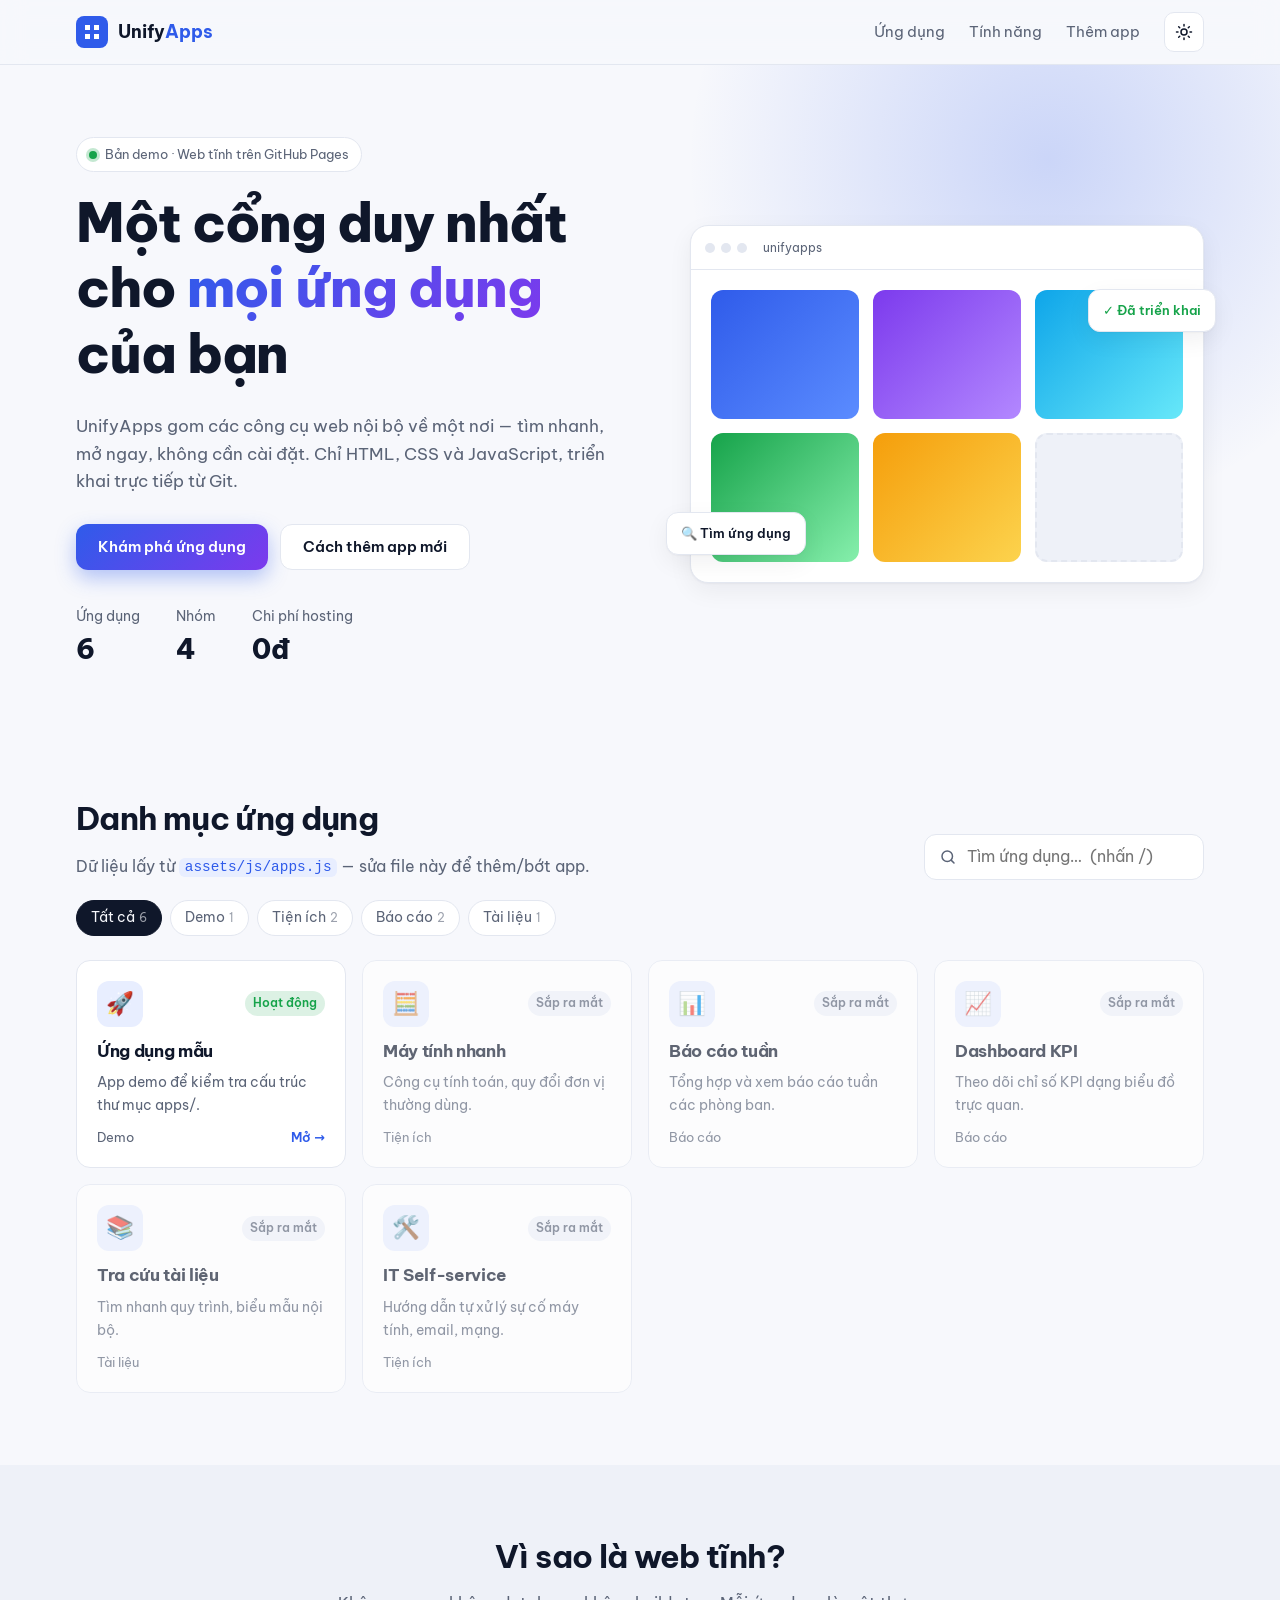
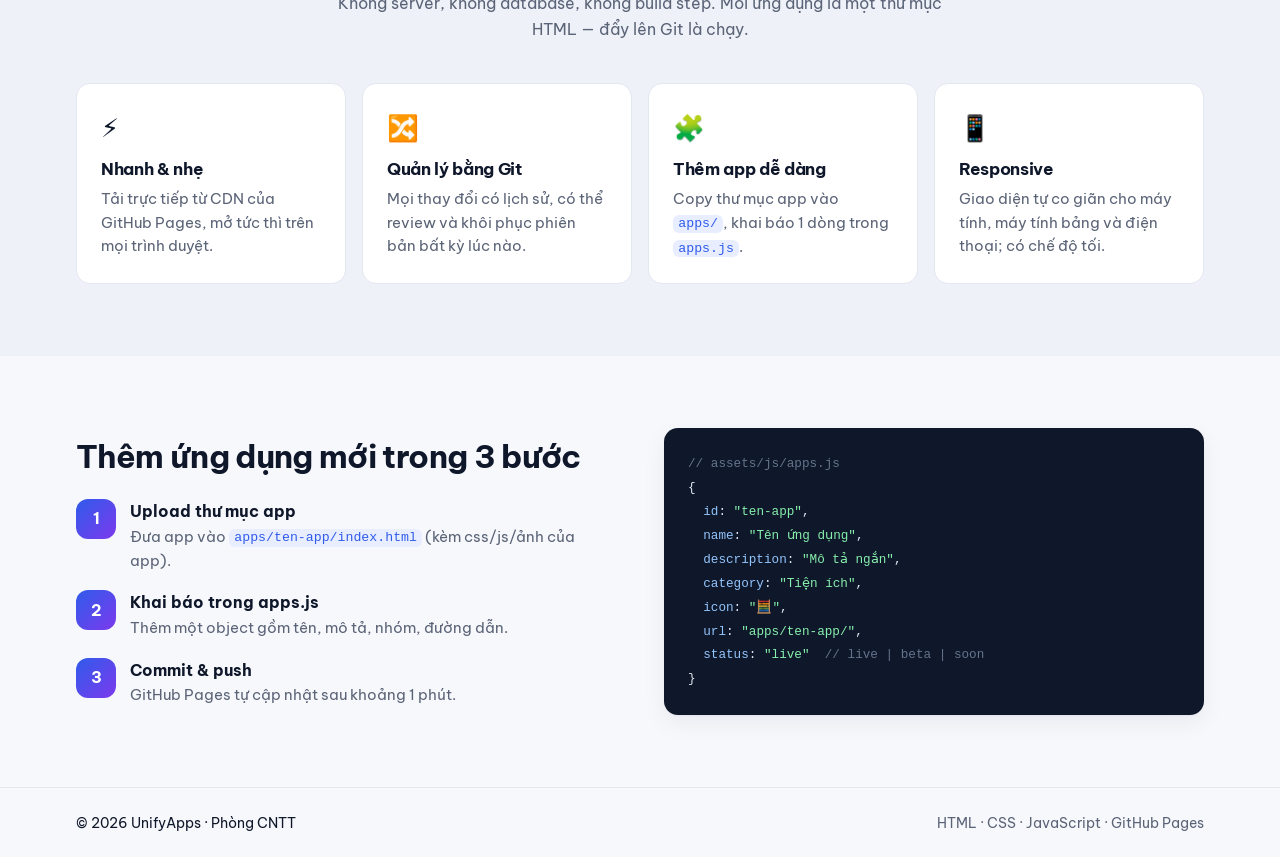
<file: index.html>
<!doctype html>
<html lang="vi">
<head>
  <meta charset="utf-8">
  <meta name="viewport" content="width=device-width, initial-scale=1">
  <title>UnifyApps — Một cổng, mọi ứng dụng</title>
  <meta name="description" content="UnifyApps: cổng tập hợp các ứng dụng web tĩnh nội bộ.">
  <link rel="icon" href="data:image/svg+xml,%3Csvg xmlns='http://www.w3.org/2000/svg' viewBox='0 0 32 32'%3E%3Crect width='32' height='32' rx='8' fill='%232f5bea'/%3E%3Cpath d='M9 9h5v5H9zM18 9h5v5h-5zM9 18h5v5H9zM18 18h5v5h-5z' fill='white'/%3E%3C/svg%3E">
  <link rel="preconnect" href="https://fonts.googleapis.com">
  <link rel="preconnect" href="https://fonts.gstatic.com" crossorigin>
  <link href="https://fonts.googleapis.com/css2?family=Be+Vietnam+Pro:wght@400;500;600;700;800&display=swap" rel="stylesheet">
  <link rel="stylesheet" href="assets/css/style.css">
  <script>
    // Áp dụng theme sớm để tránh nháy màn hình
    try { const t = localStorage.getItem('ua-theme'); if (t) document.documentElement.dataset.theme = t; } catch (e) {}
  </script>
</head>
<body>
  <header class="nav">
    <div class="container nav__inner">
      <a href="#top" class="brand" aria-label="UnifyApps">
        <span class="brand__logo" aria-hidden="true">
          <svg viewBox="0 0 32 32"><rect width="32" height="32" rx="8"/><path d="M9 9h5v5H9zM18 9h5v5h-5zM9 18h5v5H9zM18 18h5v5h-5z"/></svg>
        </span>
        <span class="brand__name">Unify<b>Apps</b></span>
      </a>
      <nav class="nav__links" aria-label="Điều hướng chính">
        <a href="#apps">Ứng dụng</a>
        <a href="#features">Tính năng</a>
        <a href="#how">Thêm app</a>
      </nav>
      <button class="icon-btn" id="themeToggle" aria-label="Đổi giao diện sáng/tối" title="Đổi giao diện">
        <svg class="i-sun" viewBox="0 0 24 24"><circle cx="12" cy="12" r="4"/><path d="M12 2v2M12 20v2M4.9 4.9l1.4 1.4M17.7 17.7l1.4 1.4M2 12h2M20 12h2M4.9 19.1l1.4-1.4M17.7 6.3l1.4-1.4"/></svg>
        <svg class="i-moon" viewBox="0 0 24 24"><path d="M21 12.8A9 9 0 1 1 11.2 3a7 7 0 0 0 9.8 9.8z"/></svg>
      </button>
    </div>
  </header>

  <main id="top">
    <!-- HERO -->
    <section class="hero">
      <div class="container hero__inner">
        <div class="hero__text">
          <span class="pill"><span class="dot"></span> Bản demo · Web tĩnh trên GitHub Pages</span>
          <h1>Một cổng duy nhất cho <span class="grad">mọi ứng dụng</span> của bạn</h1>
          <p class="lead">UnifyApps gom các công cụ web nội bộ về một nơi — tìm nhanh, mở ngay, không cần cài đặt. Chỉ HTML, CSS và JavaScript, triển khai trực tiếp từ Git.</p>
          <div class="hero__cta">
            <a href="#apps" class="btn btn--primary">Khám phá ứng dụng</a>
            <a href="#how" class="btn btn--ghost">Cách thêm app mới</a>
          </div>
          <dl class="stats">
            <div><dt id="statApps">0</dt><dd>Ứng dụng</dd></div>
            <div><dt id="statCats">0</dt><dd>Nhóm</dd></div>
            <div><dt>0đ</dt><dd>Chi phí hosting</dd></div>
          </dl>
        </div>
        <div class="hero__visual" aria-hidden="true">
          <div class="mock">
            <div class="mock__bar"><i></i><i></i><i></i><span>unifyapps</span></div>
            <div class="mock__grid">
              <div class="tile t1"></div><div class="tile t2"></div><div class="tile t3"></div>
              <div class="tile t4"></div><div class="tile t5"></div><div class="tile t6"></div>
            </div>
          </div>
          <div class="float f1">🔍 Tìm ứng dụng</div>
          <div class="float f2">✓ Đã triển khai</div>
        </div>
      </div>
    </section>

    <!-- APPS -->
    <section id="apps" class="section">
      <div class="container">
        <div class="section__head">
          <div>
            <h2>Danh mục ứng dụng</h2>
            <p class="muted">Dữ liệu lấy từ <code>assets/js/apps.js</code> — sửa file này để thêm/bớt app.</p>
          </div>
          <label class="search">
            <svg viewBox="0 0 24 24"><circle cx="11" cy="11" r="7"/><path d="m20 20-3.5-3.5"/></svg>
            <input id="search" type="search" placeholder="Tìm ứng dụng…  (nhấn /)" autocomplete="off">
          </label>
        </div>
        <div class="chips" id="chips" role="tablist" aria-label="Lọc theo nhóm"></div>
        <div class="grid" id="grid" aria-live="polite"></div>
        <p class="empty" id="empty" hidden>Không tìm thấy ứng dụng phù hợp.</p>
      </div>
    </section>

    <!-- FEATURES -->
    <section id="features" class="section section--alt">
      <div class="container">
        <h2 class="center">Vì sao là web tĩnh?</h2>
        <p class="muted center narrow">Không server, không database, không build step. Mỗi ứng dụng là một thư mục HTML — đẩy lên Git là chạy.</p>
        <div class="features">
          <article class="feature">
            <div class="feature__ic">⚡</div>
            <h3>Nhanh &amp; nhẹ</h3>
            <p>Tải trực tiếp từ CDN của GitHub Pages, mở tức thì trên mọi trình duyệt.</p>
          </article>
          <article class="feature">
            <div class="feature__ic">🔀</div>
            <h3>Quản lý bằng Git</h3>
            <p>Mọi thay đổi có lịch sử, có thể review và khôi phục phiên bản bất kỳ lúc nào.</p>
          </article>
          <article class="feature">
            <div class="feature__ic">🧩</div>
            <h3>Thêm app dễ dàng</h3>
            <p>Copy thư mục app vào <code>apps/</code>, khai báo 1 dòng trong <code>apps.js</code>.</p>
          </article>
          <article class="feature">
            <div class="feature__ic">📱</div>
            <h3>Responsive</h3>
            <p>Giao diện tự co giãn cho máy tính, máy tính bảng và điện thoại; có chế độ tối.</p>
          </article>
        </div>
      </div>
    </section>

    <!-- HOW -->
    <section id="how" class="section">
      <div class="container how">
        <div>
          <h2>Thêm ứng dụng mới trong 3 bước</h2>
          <ol class="steps">
            <li><b>Upload thư mục app</b><span>Đưa app vào <code>apps/ten-app/index.html</code> (kèm css/js/ảnh của app).</span></li>
            <li><b>Khai báo trong apps.js</b><span>Thêm một object gồm tên, mô tả, nhóm, đường dẫn.</span></li>
            <li><b>Commit &amp; push</b><span>GitHub Pages tự cập nhật sau khoảng 1 phút.</span></li>
          </ol>
        </div>
        <pre class="code"><code><span class="c">// assets/js/apps.js</span>
{
  <span class="k">id</span>: <span class="s">"ten-app"</span>,
  <span class="k">name</span>: <span class="s">"Tên ứng dụng"</span>,
  <span class="k">description</span>: <span class="s">"Mô tả ngắn"</span>,
  <span class="k">category</span>: <span class="s">"Tiện ích"</span>,
  <span class="k">icon</span>: <span class="s">"🧮"</span>,
  <span class="k">url</span>: <span class="s">"apps/ten-app/"</span>,
  <span class="k">status</span>: <span class="s">"live"</span>  <span class="c">// live | beta | soon</span>
}</code></pre>
      </div>
    </section>
  </main>

  <footer class="footer">
    <div class="container footer__inner">
      <span>© <span id="year"></span> UnifyApps · Phòng CNTT</span>
      <span class="muted">HTML · CSS · JavaScript · GitHub Pages</span>
    </div>
  </footer>

  <script src="assets/js/apps.js"></script>
  <script src="assets/js/main.js"></script>
</body>
</html>
</file>
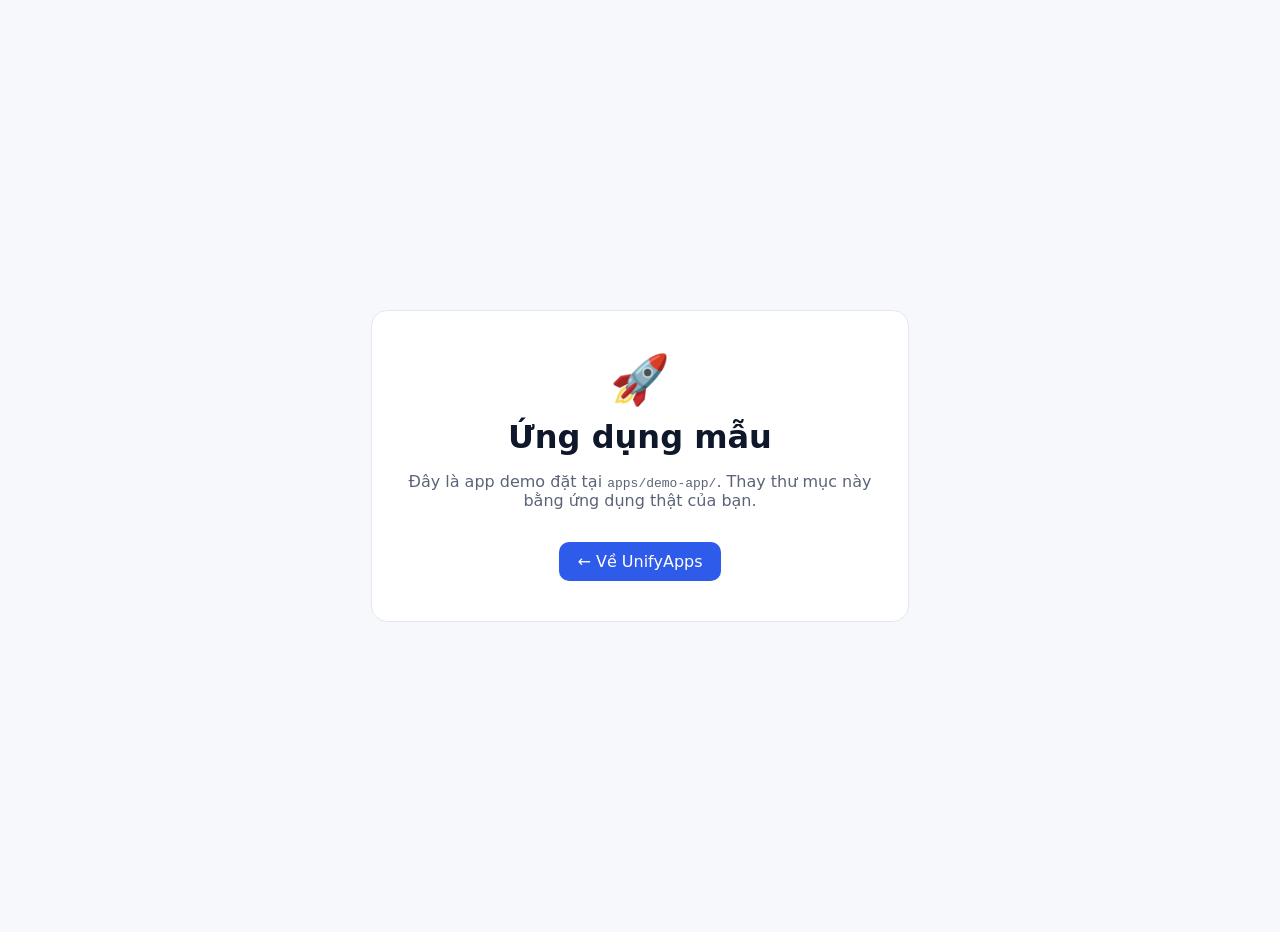
<file: apps/demo-app/index.html>
<!doctype html>
<html lang="vi">
<head>
  <meta charset="utf-8">
  <meta name="viewport" content="width=device-width, initial-scale=1">
  <title>Ứng dụng mẫu · UnifyApps</title>
  <style>
    body { margin: 0; min-height: 100vh; display: grid; place-items: center; background: #f7f8fc; color: #0f172a;
      font-family: system-ui, -apple-system, "Segoe UI", Roboto, sans-serif; padding: 16px; }
    .box { max-width: 480px; text-align: center; background: #fff; border: 1px solid #e3e7f0; border-radius: 16px; padding: 40px 28px; }
    h1 { margin: .3em 0; } p { color: #5b6477; }
    a { display: inline-block; margin-top: 16px; padding: 10px 18px; border-radius: 10px; background: #2f5bea; color: #fff; text-decoration: none; }
    @media (prefers-color-scheme: dark) { body { background: #0b1020; color: #e8ecf6; } .box { background: #141b31; border-color: #232c47; } p { color: #97a1b8; } }
  </style>
</head>
<body>
  <div class="box">
    <div style="font-size:3rem">🚀</div>
    <h1>Ứng dụng mẫu</h1>
    <p>Đây là app demo đặt tại <code>apps/demo-app/</code>. Thay thư mục này bằng ứng dụng thật của bạn.</p>
    <a href="../../">← Về UnifyApps</a>
  </div>
</body>
</html>
</file>
<file: assets/css/style.css>
/* ===== UnifyApps — style.css ===== */
:root {
  --bg: #f7f8fc;
  --bg-alt: #eef1f8;
  --surface: #ffffff;
  --text: #0f172a;
  --muted: #5b6477;
  --border: #e3e7f0;
  --primary: #2f5bea;
  --primary-2: #7c3aed;
  --primary-soft: #e8eeff;
  --ok: #16a34a;
  --warn: #d97706;
  --shadow: 0 1px 2px rgba(15, 23, 42, .04), 0 8px 24px rgba(15, 23, 42, .06);
  --radius: 14px;
}
@media (prefers-color-scheme: dark) {
  :root:not([data-theme="light"]) {
    --bg: #0b1020; --bg-alt: #0f1529; --surface: #141b31; --text: #e8ecf6;
    --muted: #97a1b8; --border: #232c47; --primary: #6d8bff; --primary-2: #a78bfa;
    --primary-soft: #1c2548; --shadow: 0 1px 2px rgba(0,0,0,.3), 0 8px 24px rgba(0,0,0,.35);
  }
}
:root[data-theme="dark"] {
  --bg: #0b1020; --bg-alt: #0f1529; --surface: #141b31; --text: #e8ecf6;
  --muted: #97a1b8; --border: #232c47; --primary: #6d8bff; --primary-2: #a78bfa;
  --primary-soft: #1c2548; --shadow: 0 1px 2px rgba(0,0,0,.3), 0 8px 24px rgba(0,0,0,.35);
}

* { box-sizing: border-box; }
html { scroll-behavior: smooth; }
body {
  margin: 0; background: var(--bg); color: var(--text);
  font-family: "Be Vietnam Pro", system-ui, -apple-system, "Segoe UI", Roboto, sans-serif;
  line-height: 1.6; -webkit-font-smoothing: antialiased;
}
a { color: inherit; text-decoration: none; }
code { font-family: ui-monospace, "Cascadia Code", Consolas, monospace; font-size: .9em;
  background: var(--primary-soft); color: var(--primary); padding: .1em .4em; border-radius: 6px; }
h1, h2, h3 { line-height: 1.2; margin: 0 0 .5em; letter-spacing: -.02em; }
h2 { font-size: clamp(1.5rem, 3vw, 2rem); }
.container { width: 100%; max-width: 1160px; margin: 0 auto; padding: 0 16px; }
.muted { color: var(--muted); }
.center { text-align: center; }
.narrow { max-width: 620px; margin: 0 auto 2.5rem; }

/* ----- Nav ----- */
.nav { position: sticky; top: 0; z-index: 20; backdrop-filter: saturate(180%) blur(12px);
  background: color-mix(in srgb, var(--bg) 80%, transparent); border-bottom: 1px solid var(--border); }
.nav__inner { display: flex; align-items: center; gap: 24px; height: 64px; }
.brand { display: flex; align-items: center; gap: 10px; font-weight: 700; font-size: 1.15rem; }
.brand b { color: var(--primary); }
.brand__logo svg { width: 32px; height: 32px; display: block; }
.brand__logo rect { fill: var(--primary); }
.brand__logo path { fill: #fff; }
.nav__links { display: flex; gap: 24px; margin-left: auto; font-size: .95rem; color: var(--muted); }
.nav__links a:hover { color: var(--text); }
.icon-btn { width: 40px; height: 40px; border-radius: 10px; border: 1px solid var(--border);
  background: var(--surface); color: var(--text); cursor: pointer; display: grid; place-items: center; }
.icon-btn svg { width: 18px; height: 18px; fill: none; stroke: currentColor; stroke-width: 2; stroke-linecap: round; }
.icon-btn .i-moon { display: none; }
:root[data-theme="dark"] .icon-btn .i-sun { display: none; }
:root[data-theme="dark"] .icon-btn .i-moon { display: block; }
@media (prefers-color-scheme: dark) {
  :root:not([data-theme="light"]) .icon-btn .i-sun { display: none; }
  :root:not([data-theme="light"]) .icon-btn .i-moon { display: block; }
}

/* ----- Buttons ----- */
.btn { display: inline-flex; align-items: center; justify-content: center; height: 46px; padding: 0 22px;
  border-radius: 12px; font-weight: 600; font-size: .95rem; transition: transform .15s, box-shadow .15s, background .15s; }
.btn:hover { transform: translateY(-1px); }
.btn--primary { background: linear-gradient(135deg, var(--primary), var(--primary-2)); color: #fff;
  box-shadow: 0 8px 20px color-mix(in srgb, var(--primary) 35%, transparent); }
.btn--ghost { border: 1px solid var(--border); background: var(--surface); }

/* ----- Hero ----- */
.hero { position: relative; overflow: hidden; padding: 72px 0 56px; }
.hero::before { content: ""; position: absolute; inset: -40% -10% auto auto; width: 720px; height: 720px;
  background: radial-gradient(closest-side, color-mix(in srgb, var(--primary) 22%, transparent), transparent);
  pointer-events: none; }
.hero__inner { position: relative; display: grid; grid-template-columns: 1.1fr 1fr; gap: 48px; align-items: center; }
.pill { display: inline-flex; align-items: center; gap: 8px; padding: 6px 12px; border-radius: 999px;
  background: var(--surface); border: 1px solid var(--border); font-size: .82rem; color: var(--muted); }
.dot { width: 8px; height: 8px; border-radius: 50%; background: var(--ok); box-shadow: 0 0 0 3px color-mix(in srgb, var(--ok) 25%, transparent); }
.hero h1 { font-size: clamp(2rem, 5vw, 3.4rem); font-weight: 800; margin-top: 18px; }
.grad { background: linear-gradient(135deg, var(--primary), var(--primary-2)); -webkit-background-clip: text; background-clip: text; color: transparent; }
.lead { font-size: 1.08rem; color: var(--muted); max-width: 540px; }
.hero__cta { display: flex; flex-wrap: wrap; gap: 12px; margin: 28px 0 36px; }
.stats { display: flex; gap: 36px; margin: 0; }
.stats div { display: flex; flex-direction: column-reverse; }
.stats dt { font-size: 1.7rem; font-weight: 800; }
.stats dd { margin: 0; font-size: .85rem; color: var(--muted); }

.hero__visual { position: relative; }
.mock { background: var(--surface); border: 1px solid var(--border); border-radius: 18px; box-shadow: var(--shadow); overflow: hidden; }
.mock__bar { display: flex; align-items: center; gap: 6px; padding: 12px 14px; border-bottom: 1px solid var(--border); }
.mock__bar i { width: 10px; height: 10px; border-radius: 50%; background: var(--border); }
.mock__bar span { margin-left: 10px; font-size: .75rem; color: var(--muted); }
.mock__grid { display: grid; grid-template-columns: repeat(3, 1fr); gap: 14px; padding: 20px; }
.tile { aspect-ratio: 1.15; border-radius: 12px; animation: pop .6s both; }
.t1 { background: linear-gradient(135deg, #2f5bea, #5b8cff); }
.t2 { background: linear-gradient(135deg, #7c3aed, #b388ff); animation-delay: .08s; }
.t3 { background: linear-gradient(135deg, #0ea5e9, #67e8f9); animation-delay: .16s; }
.t4 { background: linear-gradient(135deg, #16a34a, #86efac); animation-delay: .24s; }
.t5 { background: linear-gradient(135deg, #f59e0b, #fcd34d); animation-delay: .32s; }
.t6 { background: var(--bg-alt); border: 2px dashed var(--border); animation-delay: .4s; }
.float { position: absolute; padding: 10px 14px; border-radius: 12px; background: var(--surface);
  border: 1px solid var(--border); box-shadow: var(--shadow); font-size: .82rem; font-weight: 600; }
.f1 { left: -24px; bottom: 28px; }
.f2 { right: -12px; top: 64px; color: var(--ok); }
@keyframes pop { from { opacity: 0; transform: scale(.85); } to { opacity: 1; transform: none; } }

/* ----- Sections ----- */
.section { padding: 72px 0; }
.section--alt { background: var(--bg-alt); }
.section__head { display: flex; justify-content: space-between; align-items: flex-end; gap: 20px; flex-wrap: wrap; margin-bottom: 20px; }
.section__head p { margin: 0; }

.search { display: flex; align-items: center; gap: 8px; height: 46px; padding: 0 14px; min-width: 280px;
  background: var(--surface); border: 1px solid var(--border); border-radius: 12px; }
.search:focus-within { border-color: var(--primary); box-shadow: 0 0 0 3px var(--primary-soft); }
.search svg { width: 18px; height: 18px; fill: none; stroke: var(--muted); stroke-width: 2; stroke-linecap: round; flex: none; }
.search input { border: 0; outline: 0; background: transparent; color: var(--text); font: inherit; width: 100%; }

.chips { display: flex; flex-wrap: wrap; gap: 8px; margin-bottom: 24px; }
.chip { height: 36px; padding: 0 14px; border-radius: 999px; border: 1px solid var(--border); background: var(--surface);
  color: var(--muted); font: inherit; font-size: .88rem; cursor: pointer; }
.chip:hover { color: var(--text); }
.chip[aria-selected="true"] { background: var(--text); color: var(--bg); border-color: var(--text); }
.chip small { opacity: .6; margin-left: 4px; }

.grid { display: grid; grid-template-columns: repeat(auto-fill, minmax(260px, 1fr)); gap: 16px; }
.card { position: relative; display: flex; flex-direction: column; gap: 10px; padding: 20px; border-radius: var(--radius);
  background: var(--surface); border: 1px solid var(--border); transition: transform .18s, box-shadow .18s, border-color .18s; }
.card:hover { transform: translateY(-3px); box-shadow: var(--shadow); border-color: color-mix(in srgb, var(--primary) 40%, var(--border)); }
.card.is-soon { opacity: .65; }
.card.is-soon:hover { transform: none; }
.card__top { display: flex; align-items: center; justify-content: space-between; }
.card__icon { width: 46px; height: 46px; border-radius: 12px; display: grid; place-items: center; font-size: 1.4rem; background: var(--primary-soft); }
.card h3 { font-size: 1.05rem; margin: 4px 0 0; }
.card p { margin: 0; color: var(--muted); font-size: .9rem; flex: 1; }
.card__meta { display: flex; justify-content: space-between; align-items: center; font-size: .8rem; color: var(--muted); }
.card__open { color: var(--primary); font-weight: 600; }
.badge { font-size: .72rem; font-weight: 600; padding: 3px 8px; border-radius: 999px; }
.badge--live { background: color-mix(in srgb, var(--ok) 15%, transparent); color: var(--ok); }
.badge--beta { background: color-mix(in srgb, var(--warn) 15%, transparent); color: var(--warn); }
.badge--soon { background: var(--bg-alt); color: var(--muted); }
.empty { text-align: center; color: var(--muted); padding: 40px 0; }

.features { display: grid; grid-template-columns: repeat(4, 1fr); gap: 16px; }
.feature { background: var(--surface); border: 1px solid var(--border); border-radius: var(--radius); padding: 24px; }
.feature__ic { font-size: 1.6rem; margin-bottom: 10px; }
.feature h3 { font-size: 1.05rem; }
.feature p { margin: 0; color: var(--muted); font-size: .92rem; }

.how { display: grid; grid-template-columns: 1fr 1fr; gap: 48px; align-items: center; }
.steps { list-style: none; counter-reset: s; padding: 0; margin: 24px 0 0; display: grid; gap: 18px; }
.steps li { counter-increment: s; display: grid; grid-template-columns: 40px 1fr; column-gap: 14px; }
.steps li::before { content: counter(s); grid-row: span 2; width: 40px; height: 40px; border-radius: 12px; display: grid; place-items: center;
  font-weight: 700; color: #fff; background: linear-gradient(135deg, var(--primary), var(--primary-2)); }
.steps span { color: var(--muted); font-size: .92rem; }
.code { margin: 0; padding: 24px; border-radius: var(--radius); background: #0f172a; color: #e2e8f0; overflow-x: auto;
  font-size: .88rem; line-height: 1.7; box-shadow: var(--shadow); }
.code code { background: none; color: inherit; padding: 0; }
.code .c { color: #64748b; } .code .k { color: #93c5fd; } .code .s { color: #86efac; }

.footer { border-top: 1px solid var(--border); padding: 24px 0; font-size: .88rem; }
.footer__inner { display: flex; justify-content: space-between; flex-wrap: wrap; gap: 8px; }

/* ----- Responsive ----- */
@media (max-width: 960px) {
  .hero__inner, .how { grid-template-columns: 1fr; }
  .hero__visual { max-width: 460px; margin: 0 auto; width: 100%; }
  .features { grid-template-columns: repeat(2, 1fr); }
}
@media (max-width: 640px) {
  .nav__links { display: none; }
  .icon-btn { margin-left: auto; }
  .hero { padding-top: 48px; }
  .stats { gap: 24px; }
  .search { min-width: 0; width: 100%; }
  .features { grid-template-columns: 1fr; }
  .f1 { left: 8px; } .f2 { right: 8px; }
  .section { padding: 56px 0; }
}
@media (prefers-reduced-motion: reduce) { * { animation: none !important; transition: none !important; } }
</file>
